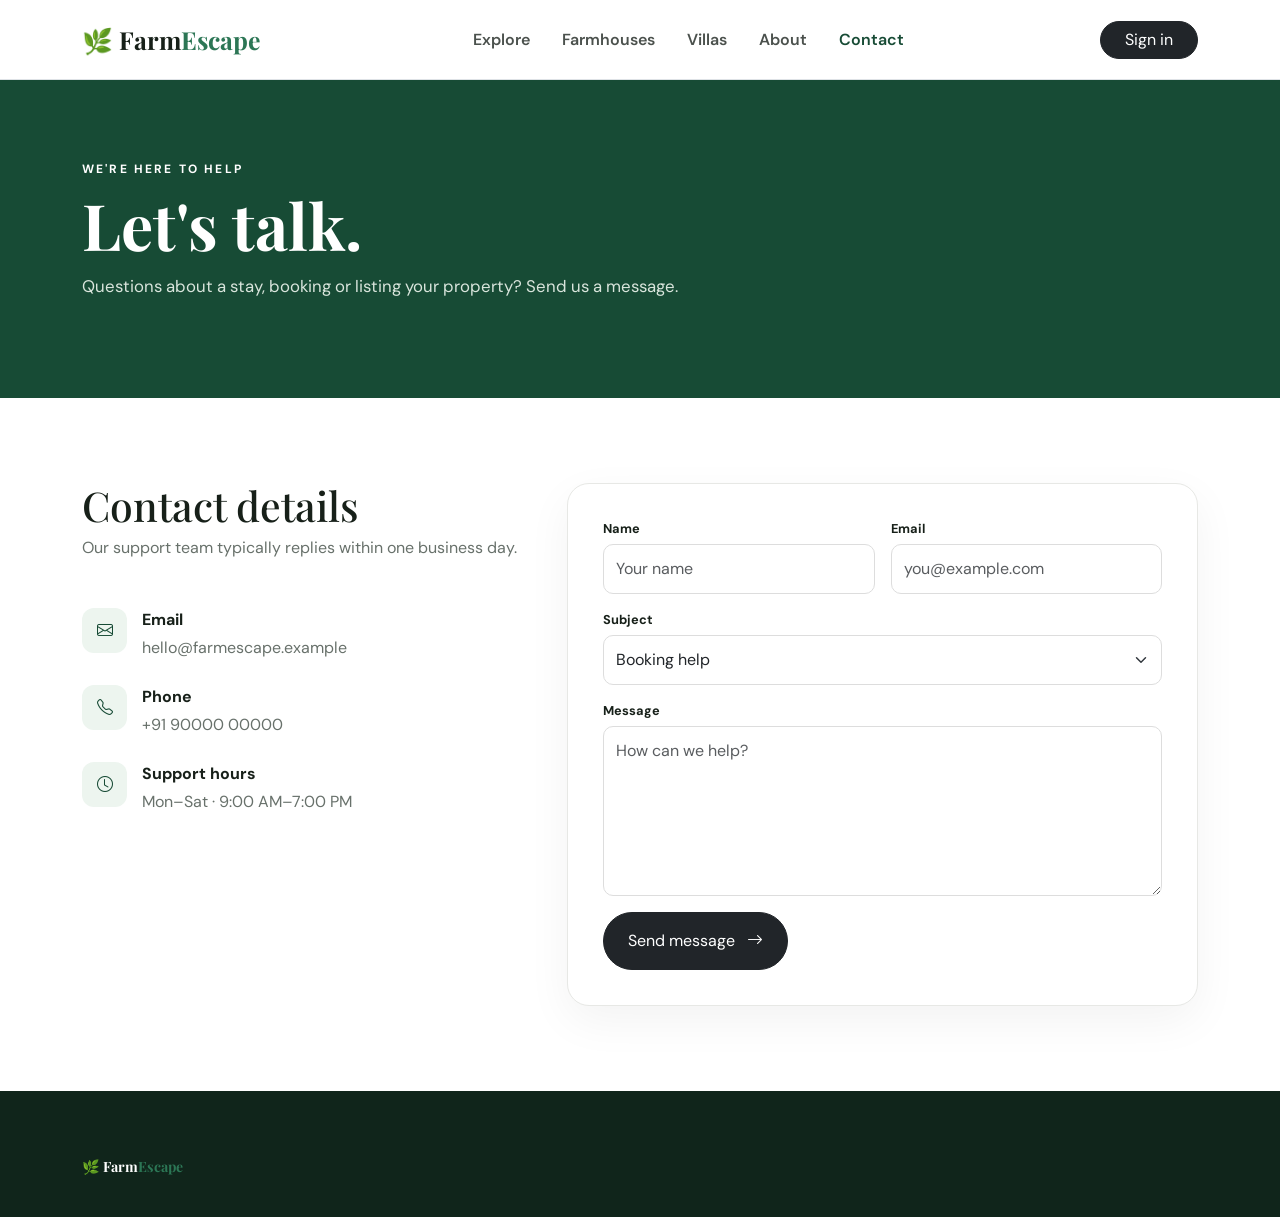
<file: contact.html>
<!DOCTYPE html><html lang="en"><head><meta charset="UTF-8"><meta name="viewport" content="width=device-width,initial-scale=1.0"><title>Contact — FarmEscape</title><link href="https://fonts.googleapis.com/css2?family=DM+Sans:wght@400;500;600;700&family=Playfair+Display:wght@600;700&display=swap" rel="stylesheet"><link href="https://cdn.jsdelivr.net/npm/bootstrap@5.3.3/dist/css/bootstrap.min.css" rel="stylesheet"><link href="https://cdn.jsdelivr.net/npm/bootstrap-icons@1.11.3/font/bootstrap-icons.css" rel="stylesheet"><link rel="stylesheet" href="css/style.css"></head><body>
<nav class="navbar navbar-expand-lg bg-white sticky-top border-bottom"><div class="container py-2"><a class="navbar-brand brand" href="index.html">🌿 Farm<span>Escape</span></a><button class="navbar-toggler border-0" data-bs-toggle="collapse" data-bs-target="#nav"><i class="bi bi-list fs-2"></i></button><div class="collapse navbar-collapse" id="nav"><ul class="navbar-nav mx-auto gap-lg-3"><li><a class="nav-link" href="index.html">Explore</a></li><li><a class="nav-link" href="properties.html">Farmhouses</a></li><li><a class="nav-link" href="properties.html">Villas</a></li><li><a class="nav-link" href="about.html">About</a></li><li><a class="nav-link active" href="contact.html">Contact</a></li></ul><a href="login.html" class="btn btn-dark rounded-pill px-4">Sign in</a></div></div></nav>
<section class="inner-hero small"><div class="container"><div class="eyebrow">WE'RE HERE TO HELP</div><h1>Let's talk.</h1><p>Questions about a stay, booking or listing your property? Send us a message.</p></div></section>
<section class="section"><div class="container"><div class="row g-5"><div class="col-lg-5"><h2>Contact details</h2><p class="muted mb-5">Our support team typically replies within one business day.</p><div class="contact-item"><i class="bi bi-envelope"></i><div><strong>Email</strong><span>hello@farmescape.example</span></div></div><div class="contact-item"><i class="bi bi-telephone"></i><div><strong>Phone</strong><span>+91 90000 00000</span></div></div><div class="contact-item"><i class="bi bi-clock"></i><div><strong>Support hours</strong><span>Mon–Sat · 9:00 AM–7:00 PM</span></div></div></div><div class="col-lg-7"><form class="form-card" onsubmit="event.preventDefault();alert('Thanks! Your message has been submitted.');"><div class="row g-3"><div class="col-md-6"><label>Name</label><input required class="form-control" placeholder="Your name"></div><div class="col-md-6"><label>Email</label><input required type="email" class="form-control" placeholder="you@example.com"></div><div class="col-12"><label>Subject</label><select class="form-select"><option>Booking help</option><option>Property enquiry</option><option>List my property</option><option>Other</option></select></div><div class="col-12"><label>Message</label><textarea required class="form-control" rows="6" placeholder="How can we help?"></textarea></div><div class="col-12"><button class="btn btn-dark rounded-pill px-4 py-3">Send message <i class="bi bi-arrow-right ms-2"></i></button></div></div></form></div></div></div></section>
<footer class="footer"><div class="container"><a class="brand text-white" href="index.html">🌿 Farm<span>Escape</span></a></div></footer></body></html>
</file>
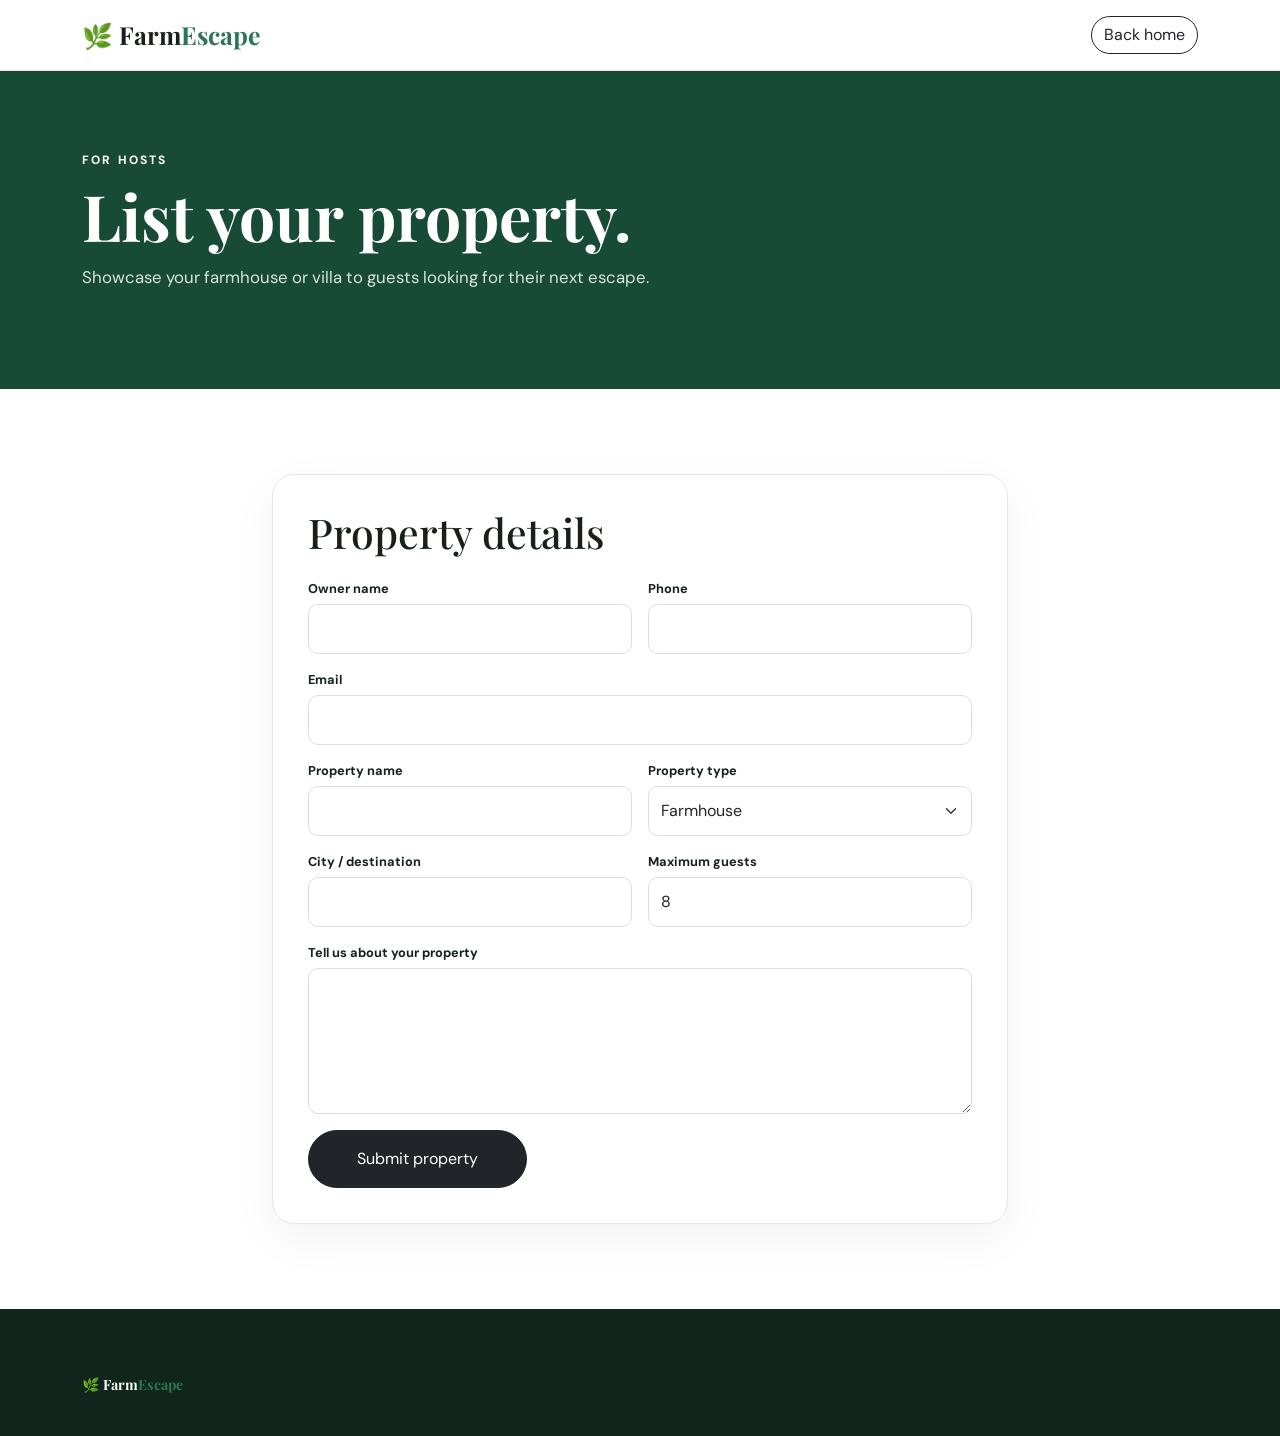
<file: list-property.html>
<!DOCTYPE html><html lang="en"><head><meta charset="UTF-8"><meta name="viewport" content="width=device-width,initial-scale=1.0"><title>List Your Property — FarmEscape</title><link href="https://fonts.googleapis.com/css2?family=DM+Sans:wght@400;500;600;700&family=Playfair+Display:wght@600;700&display=swap" rel="stylesheet"><link href="https://cdn.jsdelivr.net/npm/bootstrap@5.3.3/dist/css/bootstrap.min.css" rel="stylesheet"><link rel="stylesheet" href="css/style.css"></head><body><nav class="navbar bg-white border-bottom"><div class="container py-2"><a class="brand" href="index.html">🌿 Farm<span>Escape</span></a><a href="index.html" class="btn btn-outline-dark rounded-pill">Back home</a></div></nav><section class="inner-hero small"><div class="container"><div class="eyebrow">FOR HOSTS</div><h1>List your property.</h1><p>Showcase your farmhouse or villa to guests looking for their next escape.</p></div></section><section class="section"><div class="container"><div class="row justify-content-center"><div class="col-lg-8"><form class="form-card" onsubmit="event.preventDefault();alert('Thanks! Your property enquiry has been submitted.');"><h2 class="mb-4">Property details</h2><div class="row g-3"><div class="col-md-6"><label>Owner name</label><input required class="form-control"></div><div class="col-md-6"><label>Phone</label><input required class="form-control"></div><div class="col-12"><label>Email</label><input required type="email" class="form-control"></div><div class="col-md-6"><label>Property name</label><input required class="form-control"></div><div class="col-md-6"><label>Property type</label><select class="form-select"><option>Farmhouse</option><option>Villa</option><option>Resort</option></select></div><div class="col-md-6"><label>City / destination</label><input required class="form-control"></div><div class="col-md-6"><label>Maximum guests</label><input type="number" class="form-control" value="8"></div><div class="col-12"><label>Tell us about your property</label><textarea class="form-control" rows="5"></textarea></div><div class="col-12"><button class="btn btn-dark rounded-pill px-5 py-3">Submit property</button></div></div></form></div></div></div></section><footer class="footer"><div class="container"><a class="brand text-white" href="index.html">🌿 Farm<span>Escape</span></a></div></footer></body></html>
</file>
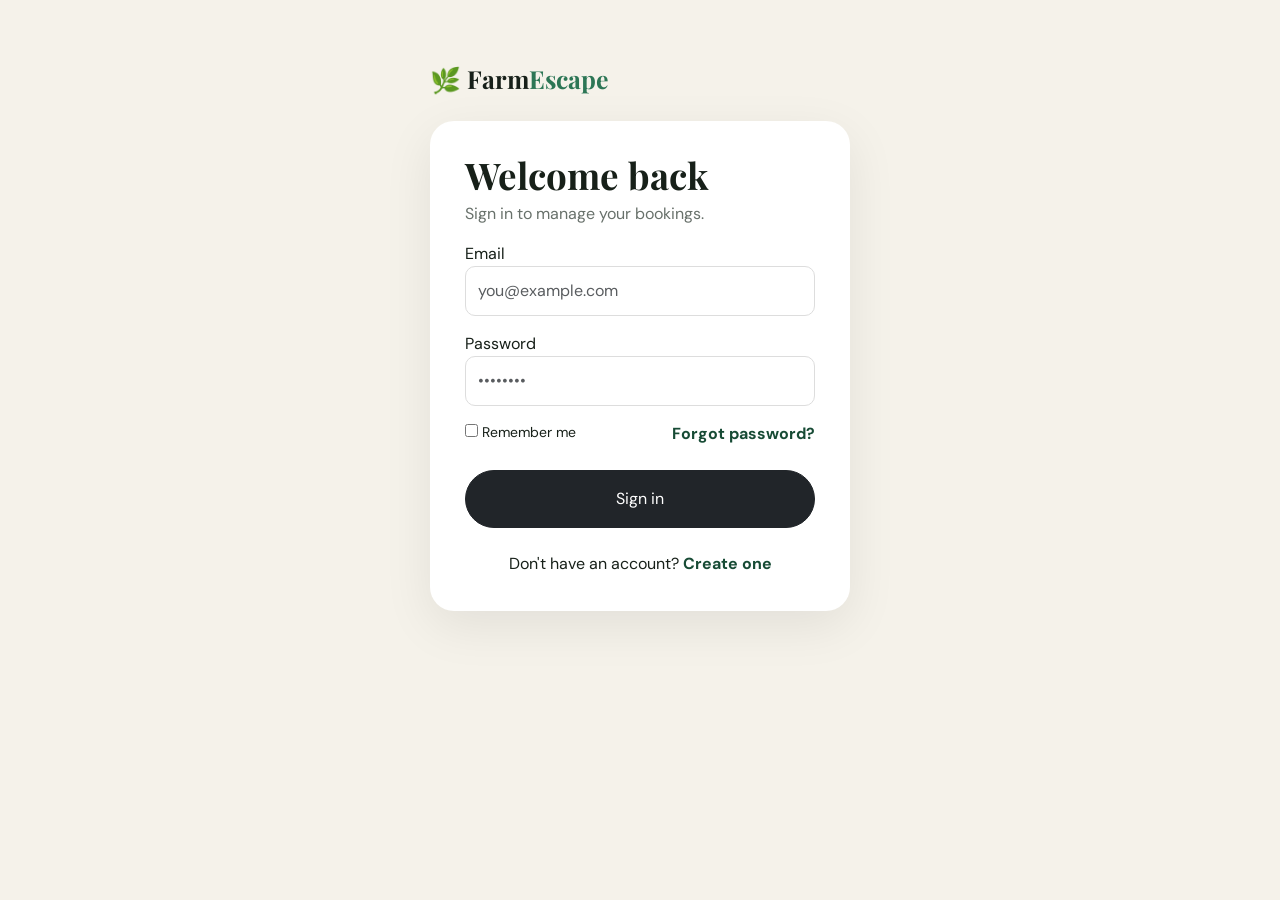
<file: login.html>
<!DOCTYPE html><html lang="en"><head><meta charset="UTF-8"><meta name="viewport" content="width=device-width,initial-scale=1.0"><title>Sign in — FarmEscape</title><link href="https://fonts.googleapis.com/css2?family=DM+Sans:wght@400;500;600;700&family=Playfair+Display:wght@600;700&display=swap" rel="stylesheet"><link href="https://cdn.jsdelivr.net/npm/bootstrap@5.3.3/dist/css/bootstrap.min.css" rel="stylesheet"><link rel="stylesheet" href="css/style.css"></head><body class="auth-page"><div class="auth-wrap"><a class="brand mb-4 d-inline-block" href="index.html">🌿 Farm<span>Escape</span></a><div class="auth-card"><h1>Welcome back</h1><p class="muted">Sign in to manage your bookings.</p><form onsubmit="event.preventDefault();alert('Demo sign-in submitted.');"><label>Email</label><input type="email" class="form-control mb-3" required placeholder="you@example.com"><label>Password</label><input type="password" class="form-control mb-3" required placeholder="••••••••"><div class="d-flex justify-content-between mb-4"><label class="small"><input type="checkbox"> Remember me</label><a href="#">Forgot password?</a></div><button class="btn btn-dark w-100 rounded-pill py-3">Sign in</button></form><p class="text-center mt-4 mb-0">Don't have an account? <a href="register.html">Create one</a></p></div></div></body></html>
</file>
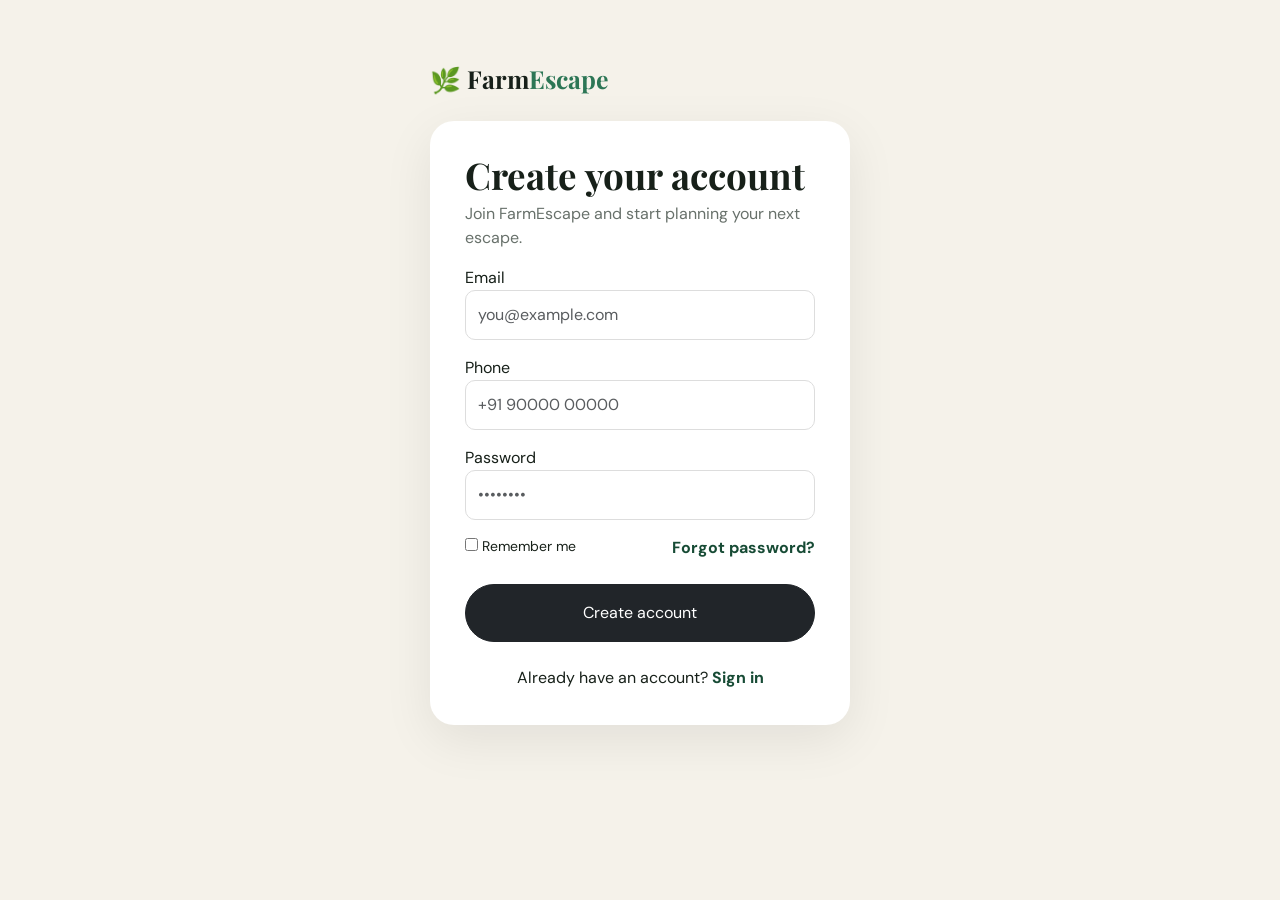
<file: register.html>
<!DOCTYPE html><html lang="en"><head><meta charset="UTF-8"><meta name="viewport" content="width=device-width,initial-scale=1.0"><title>Create account — FarmEscape</title><link href="https://fonts.googleapis.com/css2?family=DM+Sans:wght@400;500;600;700&family=Playfair+Display:wght@600;700&display=swap" rel="stylesheet"><link href="https://cdn.jsdelivr.net/npm/bootstrap@5.3.3/dist/css/bootstrap.min.css" rel="stylesheet"><link rel="stylesheet" href="css/style.css"></head><body class="auth-page"><div class="auth-wrap"><a class="brand mb-4 d-inline-block" href="index.html">🌿 Farm<span>Escape</span></a><div class="auth-card"><h1>Create your account</h1><p class="muted">Join FarmEscape and start planning your next escape.</p><form onsubmit="event.preventDefault();alert('Demo sign-in submitted.');"><label>Email</label><input type="email" class="form-control mb-3" required placeholder="you@example.com"><label>Phone</label><input type="tel" class="form-control mb-3" placeholder="+91 90000 00000"><label>Password</label><input type="password" class="form-control mb-3" required placeholder="••••••••"><div class="d-flex justify-content-between mb-4"><label class="small"><input type="checkbox"> Remember me</label><a href="#">Forgot password?</a></div><button class="btn btn-dark w-100 rounded-pill py-3">Create account</button></form><p class="text-center mt-4 mb-0">Already have an account? <a href="login.html">Sign in</a></p></div></div></body></html>
</file>
<file: css/style.css>
:root{--green:#174b35;--green2:#2c7655;--cream:#f5f2ea;--ink:#172019;--muted:#68716b;--line:#e7e8e5}*{box-sizing:border-box}body{font-family:'DM Sans',sans-serif;color:var(--ink);background:#fff}h1,h2,h3,.brand{font-family:'Playfair Display',serif}h1{font-size:clamp(2.7rem,5vw,5.1rem);line-height:1.02;font-weight:700}h2{font-size:clamp(2rem,3.2vw,3rem);line-height:1.1}a{text-decoration:none;color:inherit}.brand{font-size:1.55rem;font-weight:700;color:var(--ink)}.brand span:last-child{color:var(--green2)}.brand-mark{display:inline-flex;width:34px;height:34px;border-radius:50%;background:var(--green);color:#fff;align-items:center;justify-content:center;font-family:'DM Sans';font-size:15px;margin-right:5px}.nav-link{font-weight:600;color:#4b514d!important}.nav-link.active,.nav-link:hover{color:var(--green)!important}.hero{min-height:700px;position:relative;background:url('https://images.unsplash.com/photo-1500534623283-312aade485b7?auto=format&fit=crop&w=2200&q=90') center/cover;display:flex;align-items:center;color:#fff}.hero-overlay{position:absolute;inset:0;background:linear-gradient(90deg,rgba(8,24,15,.75),rgba(8,24,15,.25))}.hero-content{position:relative;z-index:2;padding-top:30px}.hero h1{margin:15px 0}.hero h1 em{font-weight:600}.hero p{font-size:1.1rem;max-width:600px;line-height:1.7;opacity:.92}.eyebrow{font-size:.75rem;font-weight:700;letter-spacing:.18em}.eyebrow.dark{color:var(--green2)}.search-box{margin-top:35px;background:#fff;color:var(--ink);border-radius:18px;padding:8px;display:flex;align-items:center;max-width:1050px;box-shadow:0 18px 60px rgba(0,0,0,.22)}.search-field{display:flex;gap:12px;align-items:center;padding:12px 18px;border-right:1px solid #e6e7e4;flex:1}.search-field>i{font-size:1.25rem;color:var(--green)}.search-field small{display:block;font-weight:700;font-size:.65rem;letter-spacing:.12em;color:#747a76}.search-field input,.search-field select{border:0;outline:0;width:100%;font-weight:600;background:transparent;margin-top:3px}.search-btn{border:0;background:var(--green);color:#fff;border-radius:14px;padding:18px 25px;font-weight:700;white-space:nowrap}.hero-tags{display:flex;gap:24px;margin-top:22px;font-size:.88rem}.hero-tags i{margin-right:5px}.section{padding:85px 0}.section-head{display:flex;justify-content:space-between;align-items:end;margin-bottom:32px}.muted{color:var(--muted)}.link-arrow{font-weight:700;color:var(--green)}.destination-card{display:block;height:230px;border-radius:18px;overflow:hidden;position:relative}.destination-card img{width:100%;height:100%;object-fit:cover;transition:.4s}.destination-card:hover img{transform:scale(1.06)}.destination-card:after{content:'';position:absolute;inset:35% 0 0;background:linear-gradient(transparent,rgba(0,0,0,.75))}.destination-card span{position:absolute;z-index:2;bottom:18px;left:18px;color:#fff;font-size:1.1rem;font-weight:700}.destination-card small{display:block;font-size:.75rem;font-weight:400;opacity:.8;margin-top:2px}.property-card{background:#fff;border:1px solid var(--line);border-radius:20px;overflow:hidden;height:100%;transition:.3s}.property-card:hover{transform:translateY(-5px);box-shadow:0 18px 45px rgba(20,35,25,.1)}.property-img{height:250px;position:relative;overflow:hidden}.property-img img{width:100%;height:100%;object-fit:cover;transition:.4s}.property-card:hover .property-img img{transform:scale(1.04)}.badge-offer{position:absolute;top:14px;left:14px;background:#fff;color:var(--green);padding:7px 10px;border-radius:30px;font-size:.72rem;font-weight:800}.heart{position:absolute;right:14px;top:14px;width:40px;height:40px;border:0;border-radius:50%;background:rgba(255,255,255,.92);font-size:1.1rem}.property-body{padding:19px}.location{font-size:.78rem;color:#717873}.rating{font-weight:700;font-size:.84rem}.rating i,.stars{color:#d99a2b}.property-body h3{font-size:1.35rem;margin:7px 0}.property-body p{font-size:.85rem;color:var(--muted);margin-bottom:18px}.price{display:flex;align-items:center;gap:4px}.price strong{font-size:1.05rem}.price small{color:var(--muted)}.price a{margin-left:auto;font-size:.82rem;font-weight:700;color:var(--green)}.promo{border-radius:28px;background:var(--green);color:#fff;padding:55px;display:flex;justify-content:space-between;gap:30px;overflow:hidden}.promo h2{margin:12px 0}.promo p{max-width:540px;opacity:.8;line-height:1.7}.promo-stats{display:flex;align-items:center;gap:40px}.promo-stats div{display:flex;flex-direction:column}.promo-stats strong{font-size:2rem}.promo-stats span{opacity:.7;font-size:.8rem}.feature{background:#fff;border:1px solid var(--line);padding:30px;border-radius:20px;height:100%}.feature-icon{width:52px;height:52px;border-radius:15px;background:#edf5ef;color:var(--green);display:grid;place-items:center;font-size:1.4rem;margin-bottom:25px}.feature h3{font-size:1.35rem}.feature p,.review p{color:var(--muted);line-height:1.7}.review{border:1px solid var(--line);border-radius:20px;padding:27px;height:100%}.reviewer{display:flex;align-items:center;gap:12px}.reviewer>span{width:40px;height:40px;border-radius:50%;background:#e8eee9;color:var(--green);display:grid;place-items:center;font-weight:800}.reviewer strong,.reviewer small{display:block}.reviewer small{font-size:.72rem;color:var(--muted)}.footer{background:#10251b;color:#dce7df;padding:65px 0 30px}.footer .brand{color:#fff}.footer h5{font-family:'DM Sans';font-size:.9rem;margin-bottom:18px;color:#fff}.footer a{display:block;margin-bottom:10px;color:#aebbb3;font-size:.88rem}.footer-copy{color:#9baaa0;max-width:360px;margin-top:18px;line-height:1.7}.newsletter{display:flex;background:#fff;border-radius:12px;padding:5px}.newsletter input{border:0;outline:0;padding:10px;flex:1}.newsletter button{border:0;background:var(--green);color:#fff;border-radius:8px;padding:0 18px}.socials{display:flex;gap:14px}.socials a{font-size:1.1rem}.listing-head{background:var(--cream);padding:75px 0 35px}.listing-head h1{font-size:clamp(2.3rem,4vw,4rem);margin:12px 0 30px}.mini-search{display:flex;background:#fff;border:1px solid var(--line);border-radius:16px;padding:6px;max-width:900px;box-shadow:0 10px 30px rgba(0,0,0,.05)}.mini-search>div{flex:1;display:flex;gap:10px;align-items:center;padding:10px 15px;border-right:1px solid var(--line)}.mini-search i{color:var(--green)}.mini-search input,.mini-search select{border:0;outline:0;width:100%}.mini-search button{border:0;background:var(--green);color:#fff;border-radius:11px;padding:0 22px}.sort-select{border:1px solid var(--line);border-radius:10px;padding:9px 14px;background:#fff}.inner-hero{padding:110px 0;background:var(--green);color:#fff}.inner-hero.small{padding:80px 0}.inner-hero h1{margin:14px 0;max-width:800px}.inner-hero p{max-width:650px;line-height:1.8;color:#d9e5dc;font-size:1.05rem}.gallery{display:grid;grid-template-columns:2fr 1fr 1fr;grid-template-rows:220px 220px;gap:10px;border-radius:22px;overflow:hidden}.gallery img{width:100%;height:100%;object-fit:cover}.gallery .main-photo{grid-row:span 2}.back-link{font-weight:700;color:var(--green)}.lead-text{font-size:1.08rem;line-height:1.8;color:#555}.amenities{border-top:1px solid var(--line);border-bottom:1px solid var(--line);padding:25px 0}.amenities>div{display:flex;flex-direction:column}.amenities i{font-size:1.5rem;color:var(--green);margin-bottom:8px}.amenities strong{font-size:.9rem}.amenities small{color:var(--muted);font-size:.72rem}.included{display:grid;grid-template-columns:1fr 1fr;gap:15px;margin:25px 0 35px}.included span{color:#4d5650}.included i{color:var(--green);margin-right:7px}.booking-card{border:1px solid var(--line);padding:25px;border-radius:20px;position:sticky;top:100px;box-shadow:0 12px 35px rgba(0,0,0,.07)}.big-price{font-size:1.5rem}.booking-card label,.form-card label{font-size:.8rem;font-weight:700;display:block;margin-bottom:6px}.booking-card input,.booking-card select,.form-card input,.form-card textarea,.form-card select{border-radius:10px;padding:12px;border-color:#ddd}.total-row{display:flex;justify-content:space-between;padding-top:15px;border-top:1px solid var(--line)}.contact-item{display:flex;gap:15px;margin:25px 0}.contact-item>i{width:45px;height:45px;border-radius:12px;background:#edf5ef;color:var(--green);display:grid;place-items:center}.contact-item strong,.contact-item span{display:block}.contact-item span{color:var(--muted);margin-top:4px}.form-card{border:1px solid var(--line);border-radius:22px;padding:35px;background:#fff;box-shadow:0 15px 45px rgba(0,0,0,.05)}.auth-page{background:var(--cream);min-height:100vh}.auth-wrap{max-width:460px;margin:auto;padding:60px 20px}.auth-card{background:#fff;border-radius:24px;padding:35px;box-shadow:0 15px 50px rgba(0,0,0,.08)}.auth-card h1{font-size:2.3rem}.auth-card a{color:var(--green);font-weight:700}.auth-card input{padding:12px;border-radius:10px;border-color:#ddd}.text-white .brand{color:#fff}@media(max-width:900px){.search-box{flex-wrap:wrap}.search-field{min-width:45%;border-bottom:1px solid #eee}.search-btn{width:100%;margin-top:5px}.promo{flex-direction:column}.promo-stats{justify-content:space-between}.gallery{grid-template-columns:1fr 1fr;grid-template-rows:250px 180px}.gallery .main-photo{grid-column:span 2;grid-row:auto}}@media(max-width:576px){.section{padding:60px 0}.hero{min-height:760px}.hero-tags{flex-wrap:wrap;gap:12px}.search-field{min-width:100%;border-right:0}.section-head{align-items:start;gap:15px}.section-head .link-arrow{white-space:nowrap}.promo{padding:35px 25px}.promo-stats{gap:18px}.promo-stats strong{font-size:1.5rem}.mini-search{flex-direction:column}.mini-search>div{width:100%;border-right:0;border-bottom:1px solid var(--line)}.mini-search button{height:48px}.gallery{grid-template-columns:1fr 1fr;grid-template-rows:190px 140px}.included{grid-template-columns:1fr}.detail-title{align-items:start!important;gap:15px}.detail-title .btn{display:none}}
</file>
